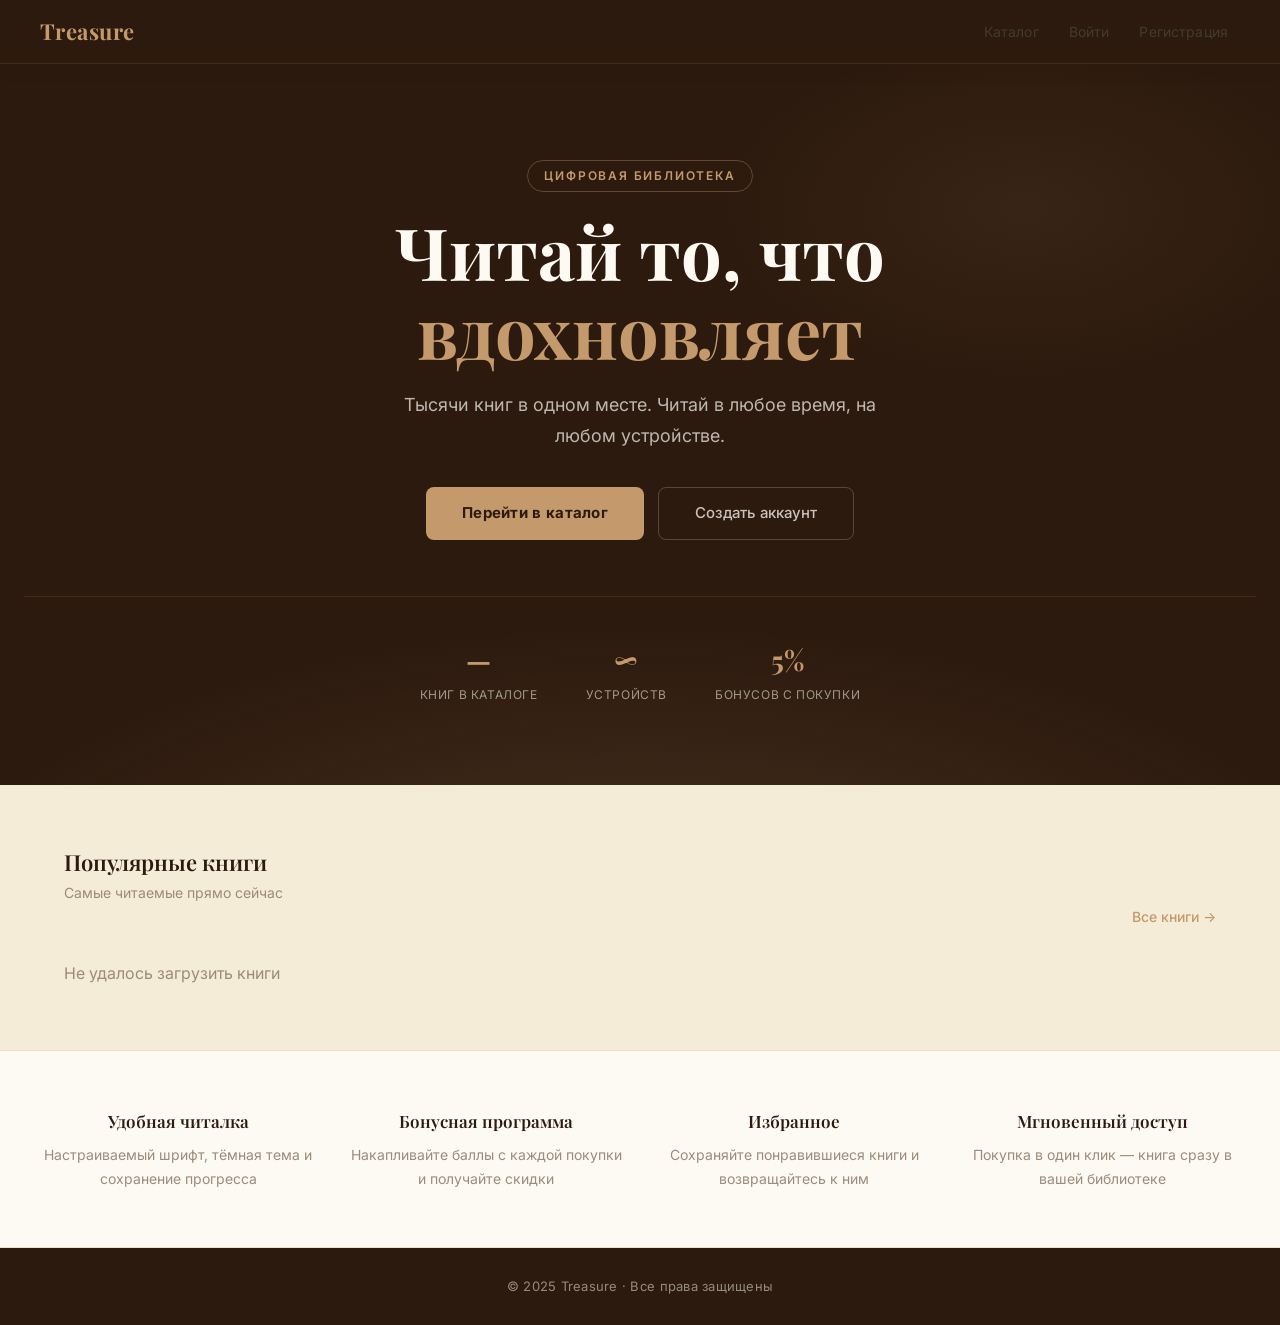
<file: public/index.html>
<!DOCTYPE html>
<html lang="ru">
<head>
  <meta charset="UTF-8">
  <meta name="viewport" content="width=device-width, initial-scale=1.0">
  <title>Treasure — читай книги</title>
  <link rel="stylesheet" href="css/style.css">
  <style>
    /* ── Hero ── */
    .hero {
      background: var(--espresso);
      color: var(--milk);
      padding: 96px 24px 80px;
      text-align: center;
      position: relative;
      overflow: hidden;
    }
    /* тонкая текстура поверх фона */
    .hero::before {
      content: '';
      position: absolute;
      inset: 0;
      background:
        radial-gradient(ellipse 80% 60% at 50% 120%, rgba(196,154,108,0.18) 0%, transparent 70%),
        radial-gradient(ellipse 40% 40% at 80% 20%,  rgba(196,154,108,0.08) 0%, transparent 60%);
      pointer-events: none;
    }
    .hero__eyebrow {
      display: inline-block;
      font-size: 12px;
      font-weight: 600;
      letter-spacing: 0.15em;
      text-transform: uppercase;
      color: var(--latte);
      margin-bottom: 20px;
      padding: 5px 16px;
      border: 1px solid rgba(196,154,108,0.35);
      border-radius: 20px;
    }
    .hero h1 {
      font-family: 'Playfair Display', serif;
      font-size: clamp(42px, 7vw, 72px);
      font-weight: 700;
      line-height: 1.1;
      margin-bottom: 20px;
      color: var(--milk);
      position: relative;
    }
    .hero h1 span { color: var(--latte); }
    .hero p {
      font-size: 18px;
      opacity: 0.7;
      max-width: 480px;
      margin: 0 auto 36px;
      line-height: 1.7;
      position: relative;
    }
    .hero__actions {
      display: flex;
      gap: 14px;
      justify-content: center;
      flex-wrap: wrap;
      position: relative;
    }
    .hero__btn-main {
      background: var(--latte);
      color: var(--espresso);
      padding: 14px 36px;
      border-radius: var(--radius-sm);
      font-weight: 700;
      font-size: 15px;
      letter-spacing: 0.02em;
      transition: all 0.2s;
      font-family: 'Inter', sans-serif;
      display: inline-block;
    }
    .hero__btn-main:hover {
      background: #d4aa7c;
      color: var(--espresso);
      transform: translateY(-2px);
      box-shadow: 0 8px 20px rgba(196,154,108,0.35);
    }
    .hero__btn-sec {
      background: transparent;
      color: rgba(253,250,244,0.75);
      padding: 13px 36px;
      border-radius: var(--radius-sm);
      font-weight: 500;
      font-size: 15px;
      border: 1.5px solid rgba(253,250,244,0.2);
      transition: all 0.2s;
      font-family: 'Inter', sans-serif;
      display: inline-block;
    }
    .hero__btn-sec:hover {
      border-color: rgba(196,154,108,0.5);
      color: var(--latte);
    }

    /* ── Полоска с цифрами ── */
    .hero__stats {
      display: flex;
      justify-content: center;
      gap: 48px;
      margin-top: 56px;
      padding-top: 40px;
      border-top: 1px solid rgba(196,154,108,0.15);
      flex-wrap: wrap;
      position: relative;
    }
    .hero__stat-val   { font-size: 28px; font-weight: 700; color: var(--latte); font-family: 'Playfair Display', serif; }
    .hero__stat-label { font-size: 12px; opacity: 0.55; letter-spacing: 0.05em; text-transform: uppercase; margin-top: 2px; }

    /* ── Секция популярных ── */
    .popular {
      padding: 64px 24px;
      max-width: 1200px;
      margin: 0 auto;
    }
    .popular__header {
      display: flex;
      justify-content: space-between;
      align-items: flex-end;
      margin-bottom: 32px;
      flex-wrap: wrap;
      gap: 12px;
    }

    /* ── Баннер преимуществ ── */
    .features {
      background: var(--milk);
      border-top: 1px solid var(--foam);
      border-bottom: 1px solid var(--foam);
      padding: 56px 24px;
    }
    .features__inner {
      max-width: 1200px;
      margin: 0 auto;
      display: grid;
      grid-template-columns: repeat(auto-fit, minmax(220px, 1fr));
      gap: 32px;
    }
    .feature-item { text-align: center; }
    .feature-item__icon {
      font-size: 36px;
      margin-bottom: 14px;
      display: block;
    }
    .feature-item__title {
      font-family: 'Playfair Display', serif;
      font-size: 17px;
      font-weight: 600;
      margin-bottom: 8px;
      color: var(--espresso);
    }
    .feature-item__text {
      font-size: 14px;
      color: var(--warm-gray);
      line-height: 1.7;
    }

    /* ── Footer ── */
    .footer {
      background: var(--espresso);
      color: rgba(253,250,244,0.5);
      text-align: center;
      padding: 28px 24px;
      font-size: 13px;
      letter-spacing: 0.02em;
    }
    .footer a { color: var(--latte); }
  </style>
</head>
<body>

  <!-- Hero -->
  <section class="hero">
    <div class="hero__eyebrow">Цифровая библиотека</div>
    <h1>Читай то, что<br><span>вдохновляет</span></h1>
    <p>Тысячи книг в одном месте. Читай в любое время, на любом устройстве.</p>
    <div class="hero__actions">
      <a href="catalog.html" class="hero__btn-main">Перейти в каталог</a>
      <a href="register.html" class="hero__btn-sec">Создать аккаунт</a>
    </div>
    <div class="hero__stats">
      <div>
        <div class="hero__stat-val" id="stat-books">—</div>
        <div class="hero__stat-label">книг в каталоге</div>
      </div>
      <div>
        <div class="hero__stat-val">∞</div>
        <div class="hero__stat-label">устройств</div>
      </div>
      <div>
        <div class="hero__stat-val">5%</div>
        <div class="hero__stat-label">бонусов с покупки</div>
      </div>
    </div>
  </section>

  <!-- Популярные книги -->
  <section class="popular">
    <div class="popular__header">
      <div>
        <h2 class="section-title">Популярные книги</h2>
        <p class="section-sub">Самые читаемые прямо сейчас</p>
      </div>
      <a href="catalog.html" style="color:var(--latte); font-size:14px; font-weight:500">
        Все книги →
      </a>
    </div>
    <div class="books-grid" id="popular-books">
      <!-- скелетон пока грузятся данные -->
      ${Array(8).fill(`
        <div style="background:var(--foam); border-radius:var(--radius); height:320px; animation:pulse 1.5s ease-in-out infinite"></div>
      `).join('')}
    </div>
  </section>

  <!-- Преимущества -->
  <section class="features">
    <div class="features__inner">
      <div class="feature-item">
        <div class="feature-item__title">Удобная читалка</div>
        <p class="feature-item__text">Настраиваемый шрифт, тёмная тема и сохранение прогресса</p>
      </div>
      <div class="feature-item">
        <div class="feature-item__title">Бонусная программа</div>
        <p class="feature-item__text">Накапливайте баллы с каждой покупки и получайте скидки</p>
      </div>
      <div class="feature-item">
        <div class="feature-item__title">Избранное</div>
        <p class="feature-item__text">Сохраняйте понравившиеся книги и возвращайтесь к ним</p>
      </div>
      <div class="feature-item">
        <div class="feature-item__title">Мгновенный доступ</div>
        <p class="feature-item__text">Покупка в один клик — книга сразу в вашей библиотеке</p>
      </div>
    </div>
  </section>

  <!-- Footer -->
  <footer class="footer">
    © 2025 Treasure · Все права защищены
  </footer>

  <style>
    @keyframes pulse {
      0%, 100% { opacity: 1; }
      50%       { opacity: 0.5; }
    }
  </style>

  <script src="js/api.js"></script>
  <script src="js/auth.js"></script>
  <script src="js/navbar.js"></script>
  <script>
    document.addEventListener('DOMContentLoaded', async () => {
      try {
        const books  = await api.get('/books');
        const popular = books.slice(0, 8);

        document.getElementById('stat-books').textContent = books.length;

        document.getElementById('popular-books').innerHTML = popular.map(book => `
          <div class="book-card" onclick="location.href='book.html?id=${book.id}'">
            <img
              class="book-card__cover"
              src="${book.cover_url || 'img/placeholder.png'}"
              alt="${book.title}"
onerror="this.onerror=null; this.src='https://via.placeholder.com/200x300?text=No+Cover'"            />
            <div class="book-card__body">
              ${book.genre_name
                ? `<span class="book-card__genre">${book.genre_name}</span>`
                : ''}
              <div class="book-card__title">${book.title}</div>
              <div class="book-card__author">${book.author}</div>
              <div class="book-card__price">
                ${book.price > 0 ? book.price + ' ₽' : 'Бесплатно'}
              </div>
            </div>
          </div>
        `).join('');
      } catch (e) {
        document.getElementById('popular-books').innerHTML =
          '<p style="color:var(--warm-gray); grid-column:1/-1">Не удалось загрузить книги</p>';
      }
    });
  </script>
</body>
</html>
</file>
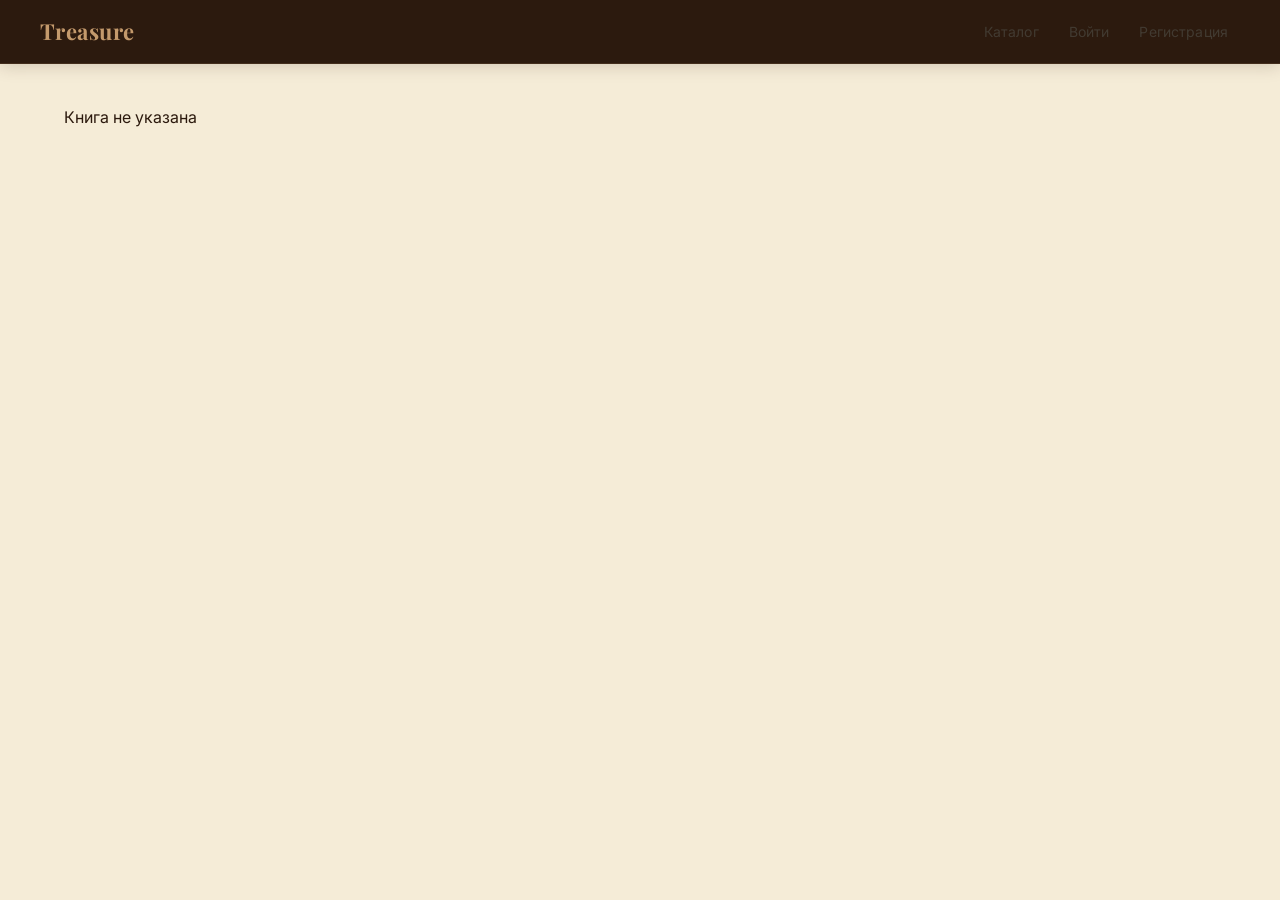
<file: public/book.html>
<!DOCTYPE html>
<html lang="ru">
<head>
  <meta charset="UTF-8">
  <meta name="viewport" content="width=device-width, initial-scale=1.0">
  <title>Книга — Treasure</title>
  <link rel="stylesheet" href="css/style.css">
</head>
<body>
  <div class="container" id="content">
    <p>Загрузка...</p>
  </div>

  <script src="js/api.js"></script>
  <script src="js/auth.js"></script>
  <script src="js/navbar.js"></script>
  <script src="js/cart.js"></script>
  <script>
    // Читаем id книги из URL: book.html?id=5
    const params = new URLSearchParams(window.location.search);
    const bookId = params.get('id'); // '5'
    let user;
    document.addEventListener('DOMContentLoaded', async () => {
          user = getUser();

      if (!bookId) {
        document.getElementById('content').innerHTML = '<p>Книга не указана</p>';
        return;
      }
      try {
        // Загружаем книгу
        const book = await api.get(`/books/${bookId}`);
        // Проверяем куплена ли (только если залогинен)
        let purchased = false;
        if (user) {
          try {
            const purchases = await api.get('/purchases');
            purchased = purchases.some(p => p.book_id === book.id);
          } catch (e) {}
        }
        // Рендерим страницу книги
        document.getElementById('content').innerHTML = `
          <div class="book-page">
            <img
              class="book-page__cover"
              src="${book.cover_url || 'img/placeholder.png'}"
              alt="${book.title}"
onerror="this.onerror=null; this.src='https://via.placeholder.com/200x300?text=No+Cover'"            />
            <div class="book-page__info">
              <h1 class="book-page__title">${book.title}</h1>
              <p class="book-page__author">Автор: ${book.author}</p>
              ${book.genre_name
                ? `<span class="book-card__genre">${book.genre_name}</span>`
                : ''}
              ${book.avg_rating
                ? `<p style="margin-top:12px">⭐ ${book.avg_rating} (${book.reviews_count} отзывов)</p>`
                : '<p style="margin-top:12px;color:var(--gray)">Отзывов пока нет</p>'}
              <p class="book-page__price">
                ${book.price > 0 ? book.price + ' ₽' : 'Бесплатно'}
              </p>
              <div class="book-page__actions" id="actions"></div>
              <div id="msg"></div>
            </div>
          </div>
          <div style="border-top:1px solid #eee; padding-top:24px;">
            <h3>Описание</h3>
            <p style="margin-top:12px; line-height:1.8">${book.description || '—'}</p>
          </div>

          <div style="border-top:1px solid #eee; padding-top:24px; margin-top:32px;">
            <h3>Отзывы</h3>
            <div id="reviews-list" style="margin-top:16px;">
              <p style="color:var(--gray)">Загрузка...</p>
            </div>
            <div id="review-form" style="display:none; margin-top:24px; padding-top:16px; border-top:1px solid #eee;">
              <h4 style="margin-bottom:12px;">Оставить отзыв</h4>
              <select id="review-rating" style="width:100%; padding:8px; margin-bottom:12px; border:1px solid #ddd; border-radius:8px;">
                <option value="5">⭐⭐⭐⭐⭐ Отлично</option>
                <option value="4">⭐⭐⭐⭐ Хорошо</option>
                <option value="3">⭐⭐⭐ Нормально</option>
                <option value="2">⭐⭐ Плохо</option>
                <option value="1">⭐ Ужасно</option>
              </select>
              <textarea id="review-text" placeholder="Напишите ваш отзыв..."
                style="width:100%; padding:12px; min-height:100px; border:1px solid #ddd; border-radius:8px; resize:vertical; margin-bottom:12px; font-family:inherit;"></textarea>
              <button class="btn btn-primary" id="btn-review">Отправить отзыв</button>
              <div id="review-msg" style="margin-top:12px;"></div>
            </div>
          </div>

        `;
        renderActions(book, purchased);
        await loadReviews(bookId);
        if (user) {
          document.getElementById('review-form').style.display = 'block';
          document.getElementById('btn-review').addEventListener('click', () => submitReview(bookId));
        }
      } catch (e) {
        document.getElementById('content').innerHTML =
          `<p style="color:red">${e.message}</p>`;
      }
    });
    // Рендерим кнопки в зависимости от статуса
    function renderActions(book, purchased) {
      const actions = document.getElementById('actions');
      if (purchased) {
        // книга куплена — кнопка читать
        actions.innerHTML = `
          <a href="reader.html?id=${book.id}" class="btn btn-gold">📖 Читать</a>
        `;
      } else if (user) {
        // залогинен но не куплено — кнопки купить и в корзину
        actions.innerHTML = `
          <button class="btn btn-primary" id="btn-buy">
            Купить за ${book.price} ₽
          </button>
          <button class="btn btn-outline" id="btn-cart">
            🛒 В корзину
          </button>
          <button class="btn btn-outline" id="btn-like">
            🤍 В избранное
          </button>
        `;
        document.getElementById('btn-buy').addEventListener('click', () => buyBook(book));
        document.getElementById('btn-cart').addEventListener('click', () => addToCart(book));
        document.getElementById('btn-like').addEventListener('click', () => toggleLike(book.id));
      } else {
        // не залогинен — превью и кнопка входа
        actions.innerHTML = `
          <p style="color:var(--gray); font-style:italic; margin-bottom:12px;">
            👁 Доступно превью — первые 3 страницы
          </p>
          <a href="login.html" class="btn btn-primary">Войти для покупки</a>
        `;
      }
    }
    async function buyBook(book) {
      const btn = document.getElementById('btn-buy');
      btn.disabled = true;
      btn.textContent = 'Покупаем...';
      const msg = document.getElementById('msg');
      try {
        const res = await api.post('/purchases', { book_id: book.id });
        // Обновляем бонусы в localStorage
        const userData = getUser();
        userData.bonus_points = res.new_balance;
        userData.level = res.level;
        saveUser(userData);
        msg.innerHTML = `
          <div class="alert alert-success">
            ✅ Куплено! Начислено ${res.bonus_earned} бонусов.
            Ваш баланс: ${res.new_balance} бонусов.
          </div>
        `;
        // Обновляем кнопки — показываем "Читать"
        document.getElementById('actions').innerHTML = `
          <a href="reader.html?id=${book.id}" class="btn btn-gold">📖 Читать</a>
        `;
      } catch (e) {
        msg.innerHTML = `<div class="alert alert-error">${e.message}</div>`;
        btn.disabled    = false;
        btn.textContent = `Купить за ${book.price} ₽`;
      }
    }
    async function toggleLike(bookId) {
      try {
        const res = await api.post(`/likes/${bookId}`);
        const btn = document.getElementById('btn-like');
        // сервер говорит новое состояние
        btn.textContent = res.liked ? '❤️ В избранном' : '🤍 В избранное';
      } catch (e) {
        alert(e.message);
      }
    }
    async function loadReviews(bookId) {
  try {
    const reviews = await api.get(`/reviews?book_id=${bookId}`);
    const list = document.getElementById('reviews-list');
    if (!reviews.length) {
      list.innerHTML = '<p style="color:var(--gray)">Отзывов пока нет.</p>';
      return;
    }
    list.innerHTML = reviews.map(r => `
      <div style="border:1px solid #eee; border-radius:8px; padding:16px; margin-top:12px;">
        <div style="display:flex; justify-content:space-between; align-items:center;">
          <strong>${r.user_name}</strong>
          <span style="color:var(--gold)">${'⭐'.repeat(r.rating)}</span>
        </div>
        <p style="margin-top:8px; line-height:1.6">${r.text}</p>
        <small style="color:var(--gray)">${new Date(r.created_at).toLocaleDateString('ru-RU')}</small>
      </div>
    `).join('');
  } catch(e) {
    document.getElementById('reviews-list').innerHTML =
      `<p style="color:red">${e.message}</p>;`
  }
}

async function submitReview(bookId) {
  const rating = +document.getElementById('review-rating').value;
  const text   = document.getElementById('review-text').value.trim();
  const msg    = document.getElementById('review-msg');
  if (!text) {
    msg.innerHTML = '<div class="alert alert-error">Напишите текст отзыва</div>';
    return;
  }
  try {
    await api.post('/reviews', { book_id: +bookId, rating, text });
    document.getElementById('review-text').value = '';
    msg.innerHTML = '<div class="alert alert-success">Отзыв добавлен!</div>';
    await loadReviews(bookId);
  } catch(e) {
    msg.innerHTML = `<div class="alert alert-error">${e.message}</div>;`
  }
}
  </script>
</body>
</html>
</file>
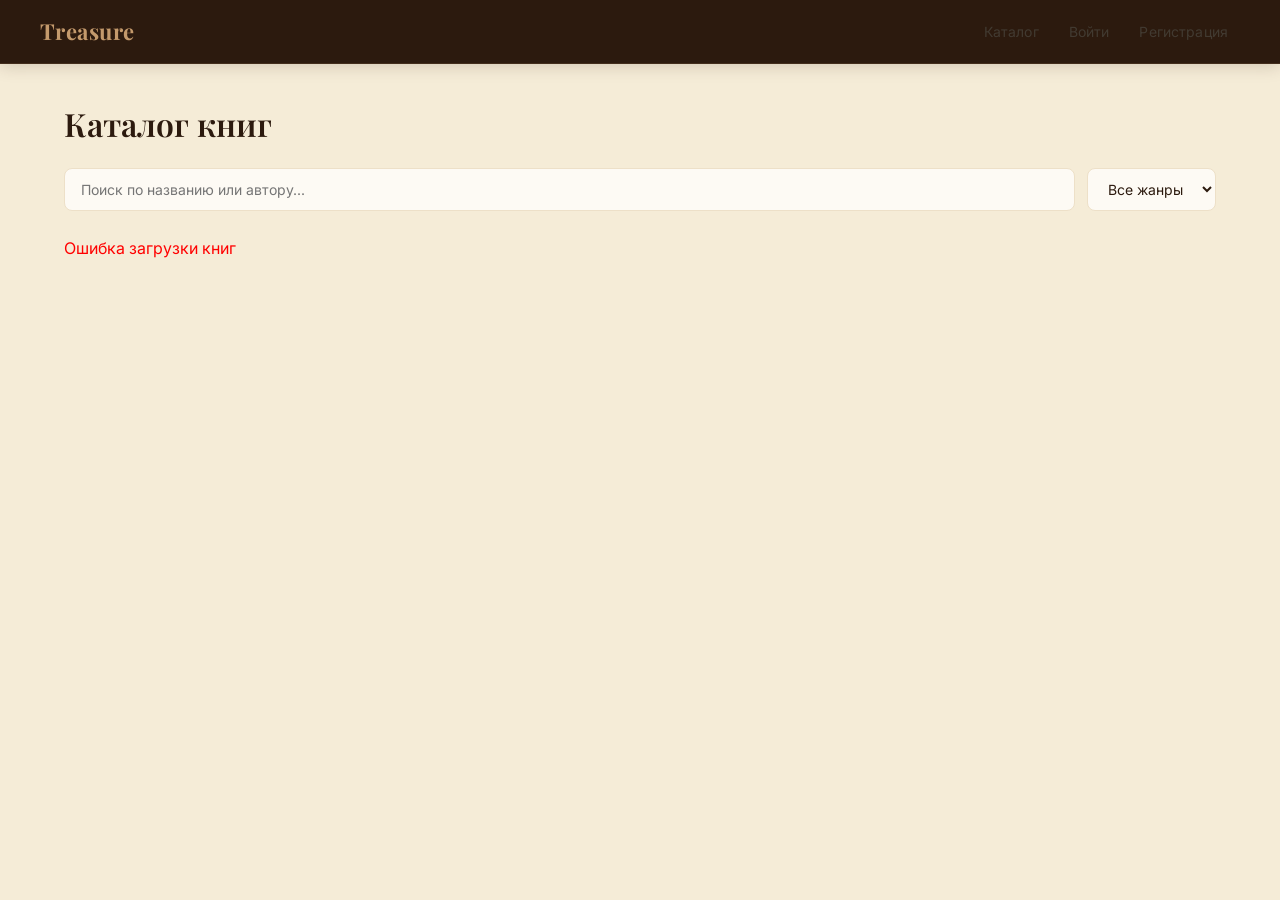
<file: public/catalog.html>
<!DOCTYPE html>
<html lang="ru">
<head>
  <meta charset="UTF-8">
  <meta name="viewport" content="width=device-width, initial-scale=1.0">
  <title>Каталог — Treasure</title>
  <link rel="stylesheet" href="css/style.css">
</head>
<body>
  <div class="container">
    <h1 style="margin-bottom:24px">Каталог книг</h1>
    <!-- Фильтры -->
    <div class="filters">
      <input
        type="text"
        id="search"
        placeholder="Поиск по названию или автору..."
      />
      <select id="genre-filter">
        <option value="">Все жанры</option>
        <!-- жанры вставятся через JS -->
      </select>
    </div>
    <!-- Счётчик и сетка -->
    <p id="count" style="color:var(--gray); margin-bottom:8px;"></p>
    <div class="books-grid" id="books-grid"></div>
    <p id="empty" style="display:none; text-align:center; color:var(--gray); margin-top:40px;">
      Книги не найдены. Попробуйте другой запрос.
    </p>
  </div>
  <script src="js/api.js"></script>
  <script src="js/auth.js"></script>
  <script src="js/navbar.js"></script>
  <script>
    let allBooks = []; // все книги — храним чтобы фильтровать без повторных запросов
    // Рендерим карточки книг
    function renderBooks(books) {
      const grid  = document.getElementById('books-grid');
      const empty = document.getElementById('empty');
      const count = document.getElementById('count');
      count.textContent = `Найдено: ${books.length} книг`;
      if (books.length === 0) {
        grid.innerHTML    = '';
        empty.style.display = 'block';
        return;
      }
      empty.style.display = 'none';
      grid.innerHTML = books.map(book => `
        <div class="book-card" onclick="location.href='book.html?id=${book.id}'">
          <img
            class="book-card__cover"
            src="${book.cover_url || 'img/placeholder.png'}"
            alt="${book.title}"
onerror="this.onerror=null; this.src='https://via.placeholder.com/200x300?text=No+Cover'"          />
          <div class="book-card__body">
            ${book.genre_name
              ? `<span class="book-card__genre">${book.genre_name}</span>`
              : ''}
            <div class="book-card__title">${book.title}</div>
            <div class="book-card__author">${book.author}</div>
            <div class="book-card__price">
              ${book.price > 0 ? book.price + ' ₽' : 'Бесплатно'}
            </div>
          </div>
        </div>
      `).join('');
    }

    // Фильтруем локально — без запросов к серверу
    function applyFilters() {
      const search = document.getElementById('search').value.toLowerCase().trim();
      const genre  = document.getElementById('genre-filter').value;

      const filtered = allBooks.filter(book => {
        const matchSearch =
          book.title.toLowerCase().includes(search) ||
          book.author.toLowerCase().includes(search);
        const matchGenre = genre ? book.genre_slug === genre : true;
        return matchSearch && matchGenre;
      });
      renderBooks(filtered);
    }
    // Загружаем книги и жанры параллельно
    document.addEventListener('DOMContentLoaded', async () => {
      try {
        const [books, genres] = await Promise.all([
          api.get('/books'),
          api.get('/genres'),
        ]);
        // Promise.all — ждём оба запроса, потом обрабатываем
        allBooks = books;
        renderBooks(books);
        // Наполняем select жанрами
        const select = document.getElementById('genre-filter');
        genres.forEach(g => {
          const opt = document.createElement('option');
          opt.value       = g.slug;
          opt.textContent = g.name;
          select.appendChild(opt);
        });
      } catch (e) {
        document.getElementById('books-grid').innerHTML =
          '<p style="color:red">Ошибка загрузки книг</p>';
      }
    });
    // Вешаем фильтры на события
    document.getElementById('search').addEventListener('input', applyFilters);
    // input — срабатывает при каждом нажатии клавиши
    document.getElementById('genre-filter').addEventListener('change', applyFilters);
    // change — срабатывает при выборе жанра
  </script>
</body>
</html>
</file>
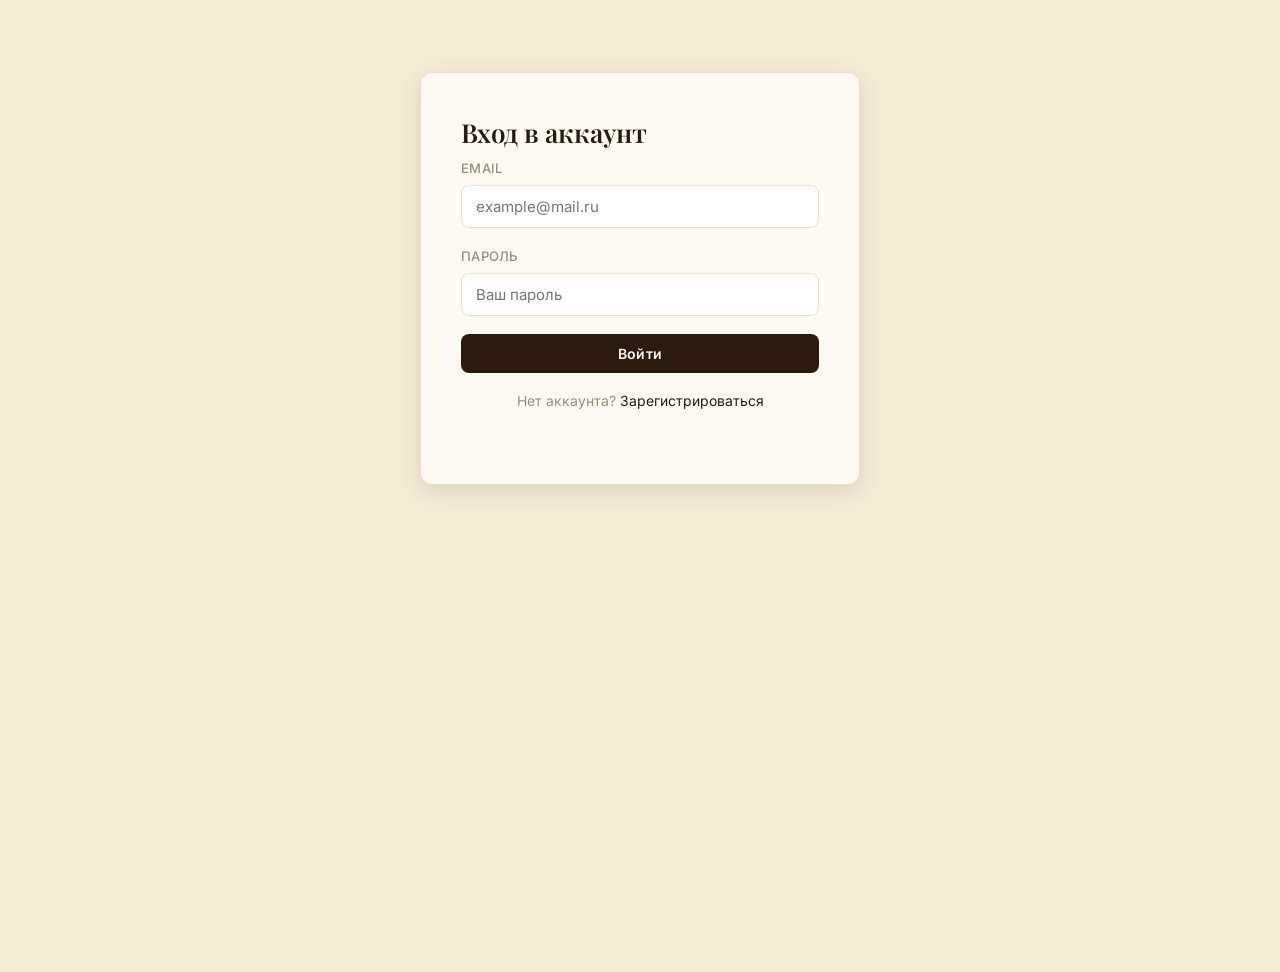
<file: public/login.html>
<!DOCTYPE html>
<html lang="ru">
<head>
  <meta charset="UTF-8">
  <meta name="viewport" content="width=device-width, initial-scale=1.0">
  <title>Вход — Treasure</title>
  <link rel="stylesheet" href="css/style.css">
</head>
<body>
  <div class="form-page">
    <h2>Вход в аккаунт</h2>
    <!-- Блок ошибки — скрыт по умолчанию -->
    <div class="alert alert-error" id="error" style="display:none;"></div>
    <div class="form-group">
      <label for="email">Email</label>
      <input type="email" id="email" placeholder="example@mail.ru" required>
    </div>
    <div class="form-group">
      <label for="password">Пароль</label>
      <input type="password" id="password" placeholder="Ваш пароль" required>
    </div>
    <button class="btn btn-primary" style="width:100%" id="btn-login">
      Войти
    </button>
    <p style="margin-top:16px; text-align:center">
      Нет аккаунта? <a href="register.html">Зарегистрироваться</a>
    </p>
  </div>
  <script src="js/api.js"></script>
  <script src="js/auth.js"></script>
  <script>
    // Если уже залогинен — перенаправляем на главную
    if (isLoggedIn()) window.location.href = 'index.html';
    const btn      = document.getElementById('btn-login');
    const errorDiv = document.getElementById('error');
    function showError(msg) {
      errorDiv.textContent = msg;  // текст ошибки
      errorDiv.style.display = 'block'; // показываем блок
    }
    btn.addEventListener('click', async () => {
      const email    = document.getElementById('email').value.trim();
      const password = document.getElementById('password').value.trim();
      // простая клиентская проверка до запроса
      if (!email || !password) {
        showError('Заполните все поля');
        return;
      }
      btn.disabled    = true;       // блокируем кнопку чтобы не кликнули дважды
      btn.textContent = 'Входим...';
      try {
        const res = await api.post('/login', { email, password });
        saveUser(res.user);               // сохраняем юзера в localStorage
        window.location.href = 'index.html'; // на главную
      } catch (e) {
        showError(e.message);             // показываем ошибку от API
        btn.disabled    = false;
        btn.textContent = 'Войти';
      }
    });
    // Отправка по нажатию Enter
    document.addEventListener('keydown', e => {
      if (e.key === 'Enter') btn.click();
    });
  </script>
</body>
</html>
</file>
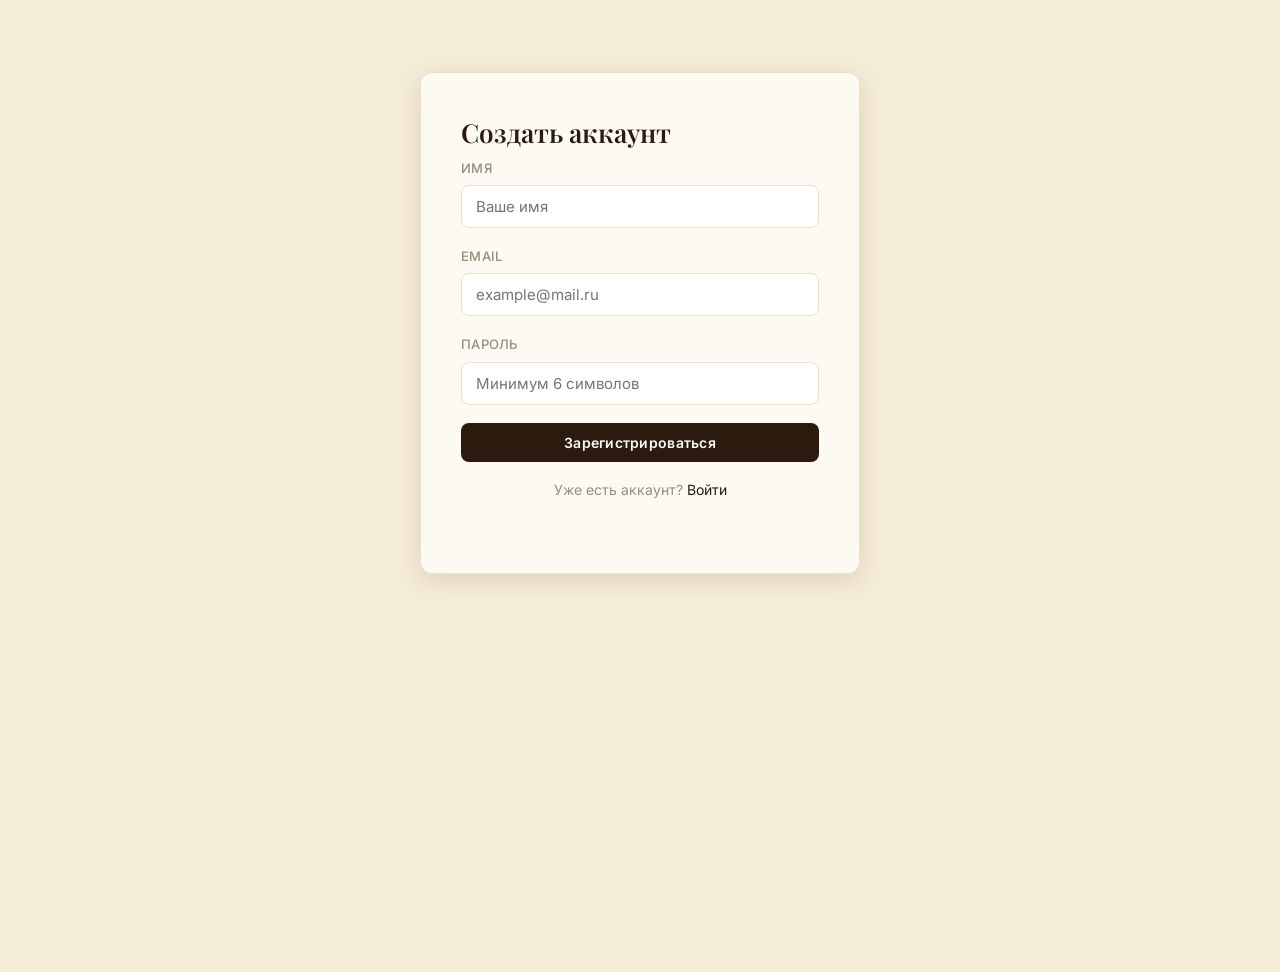
<file: public/register.html>
<!DOCTYPE html>
<html lang="ru">
<head>
  <meta charset="UTF-8">
  <meta name="viewport" content="width=device-width, initial-scale=1.0">
  <title>Регистрация — Treasure</title>
  <link rel="stylesheet" href="css/style.css">
</head>
<body>
  <div class="form-page">
    <h2>Создать аккаунт</h2>
    <div class="alert alert-error"   id="error"   style="display:none;"></div>
    <div class="alert alert-success" id="success" style="display:none;"></div>
    <div class="form-group">
      <label for="name">Имя</label>
      <input type="text" id="name" placeholder="Ваше имя" required>
    </div>
    <div class="form-group">
      <label for="email">Email</label>
      <input type="email" id="email" placeholder="example@mail.ru" required>
    </div>
    <div class="form-group">
      <label for="password">Пароль</label>
      <input type="password" id="password" placeholder="Минимум 6 символов" required>
    </div>
    <button class="btn btn-primary" style="width:100%" id="btn-register">
      Зарегистрироваться
    </button>
    <p style="margin-top:16px; text-align:center">
      Уже есть аккаунт? <a href="login.html">Войти</a>
    </p>
  </div>
  <script src="js/api.js"></script>
  <script src="js/auth.js"></script>
  <script>
    if (isLoggedIn()) window.location.href = 'index.html';
    const btn        = document.getElementById('btn-register');
    const errorDiv   = document.getElementById('error');
    const successDiv = document.getElementById('success');
    function showError(msg) {
      errorDiv.textContent  = msg;
      errorDiv.style.display   = 'block';
      successDiv.style.display = 'none';
    }
    btn.addEventListener('click', async () => {
      const name     = document.getElementById('name').value.trim();
      const email    = document.getElementById('email').value.trim();
      const password = document.getElementById('password').value.trim();
      if (!name || !email || !password) {
        showError('Заполните все поля');
        return;
      }

      if (password.length < 6) {
        showError('Пароль минимум 6 символов');
        return;
      }
      btn.disabled    = true;
      btn.textContent = 'Регистрируем...';
      try {
        const res = await api.post('/register', { name, email, password });
        saveUser(res.user);
        window.location.href = 'catalog.html';
      } catch (e) {
        showError(e.message);
        btn.disabled    = false;
        btn.textContent = 'Зарегистрироваться';
      }
    });
  </script>
</body>
</html>
</file>
<file: public/css/style.css>
/* Подключаем шрифты из Google Fonts */
@import url('https://fonts.googleapis.com/css2?family=Playfair+Display:wght@400;600;700&family=Inter:wght@300;400;500;600&display=swap');

/* ────────────────────────────────────────────────────── */
/* СБРОС СТИЛЕЙ */
/* ────────────────────────────────────────────────────── */

/* Удаляем默ные margin и padding у всех элементов */
* {
  margin: 0; /* Убираем отступ сверху/слева */
  padding: 0; /* Убираем внутренние отступы */
  box-sizing: border-box; /* Считаем border и padding в ширину/высоту */
}

/* ────────────────────────────────────────────────────── */
/* ОПРЕДЕЛЕНИЕ ЦВЕТОВОЙ ПАЛИТРЫ (капучино) */
/* ────────────────────────────────────────────────────── */

:root {
  /* Тёмно-коричневый цвет — используется для текста и navbar фона */
  --espresso:   #2C1A0E;
  
  /* Средне-коричневый цвет — для hover эффектов и акцентов */
  --mocha:      #5C3D2E;
  
  /* Золотисто-бежевый цвет — для кнопок, бейджей и акцентов */
  --latte:      #C49A6C;
  
  /* Кремовый цвет — основной фон страницы */
  --cream:      #F5ECD7;
  
  /* Молочный цвет — фон для карточек и контейнеров */
  --milk:       #FDFAF4;
  
  /* Пенка — цвет для границ, делителей и фонов вспомогательных элементов */
  --foam:       #EDE0C8;
  
  /* Тёплый серый — цвет для второстепенного текста (автор, описание) */
  --warm-gray:  #9C8B7A;
  
  /* Белый цвет — чистый белый для контраста */
  --white:      #FFFFFF;
  
  /* Красный цвет для опасных действий (удаление, ошибки) */
  --danger:     #C0392B;
  
  /* Зелёный цвет для успешных операций */
  --success:    #2E7D5E;
  
  /* Стандартный радиус скругления углов */
  --radius:     12px;
  
  /* Маленький радиус скругления для мелких элементов */
  --radius-sm:  8px;
  
  /* Лёгкая тень для слабого эффекта поднятия */
  --shadow:     0 2px 12px rgba(44, 26, 14, 0.08);
  
  /* Средняя тень для среднего эффекта поднятия */
  --shadow-md:  0 6px 24px rgba(44, 26, 14, 0.12);
  
  /* Тяжёлая тень для сильного эффекта поднятия */
  --shadow-lg:  0 12px 40px rgba(44, 26, 14, 0.16);
}

/* ────────────────────────────────────────────────────── */
/* БАЗОВЫЕ СТИЛИ СТРАНИЦЫ */
/* ────────────────────────────────────────────────────── */

/* Стили для основного элемента body */
body {
  font-family: 'Inter', sans-serif; /* Шрифт Inter для основного текста */
  background: var(--cream); /* Кремовый фон по умолчанию */
  color: var(--espresso); /* Тёмно-коричневый цвет текста */
  min-height: 100vh; /* Минимальная высота — на весь экран */
  line-height: 1.65; /* Высота строки для лучшей читаемости */
  -webkit-font-smoothing: antialiased; /* Сглаживание шрифтов в WebKit браузерах */
}

/* Тёмная тема для body */
body.dark {
  background: #1a1008; /* Тёмный коричневый фон */
  color: #e8d5b8; /* Светлый бежевый текст */
}

/* Тёмная тема для navbar */
body.dark .navbar {
  background: #120a04; /* Очень тёмный фон navbar */
  border-bottom-color: #3a2515; /* Более контрастная нижняя граница */
}

/* Стили для всех заголовков */
h1, h2, h3, h4 {
  font-family: 'Playfair Display', serif; /* Элегантный serif шрифт для заголовков */
  font-weight: 600; /* Средне-жирный вес */
  line-height: 1.25; /* Плотная высота строки для заголовков */
}

/* Стили для ссылок */
a {
  color: var(--espresso); /* Тёмно-коричневый цвет ссылок */
  text-decoration: none; /* Убираем подчёркивание */
  transition: color 0.2s; /* Плавный переход цвета при наведении */
}

/* Цвет ссылок при наведении */
a:hover {
  color: var(--latte); /* Золотистый цвет при hover */
}

/* Стили для изображений */
img {
  max-width: 100%; /* Не выходят за границы контейнера */
}

/* ────────────────────────────────────────────────────── */
/* НАВИГАЦИОННАЯ ПАНЕЛЬ (NAVBAR) */
/* ────────────────────────────────────────────────────── */

/* Стили контейнера navbar */
.navbar {
  display: flex; /* Используем flexbox для выравнивания */
  justify-content: space-between; /* Логотип слева, ссылки справа */
  align-items: center; /* Вертикальное выравнивание по центру */
  padding: 0 40px; /* Боковые отступы */
  height: 64px; /* Высота navbar */
  background: var(--espresso); /* Тёмно-коричневый фон */
  position: sticky; /* Остаётся на месте при скролле */
  top: 0; /* Прилипает к верху */
  z-index: 100; /* Высокий z-index, чтобы быть над другими элементами */
  box-shadow: 0 2px 16px rgba(44,26,14,0.18); /* Тень внизу navbar */
  border-bottom: 1px solid rgba(196,154,108,0.15); /* Тонкая золотистая граница */
}

/* Стили логотипа (первый элемент navbar) */
.navbar__logo {
  color: var(--latte); /* Золотистый цвет логотипа */
  font-family: 'Playfair Display', serif; /* Элегантный serif шрифт */
  font-weight: 700; /* Жирный вес */
  font-size: 22px; /* Размер текста логотипа */
  letter-spacing: 0.02em; /* Небольшое расстояние между буквами */
  display: flex; /* Используем flexbox */
  align-items: center; /* Выравниваем элементы по центру */
  gap: 10px; /* Расстояние между логотипом и иконкой (если есть) */
}

/* ИСПРАВЛЕНИЕ: видимость первой ссылки (Treasure) в navbar */
.navbar > a {
  color: var(--latte) !important; /* Золотистый цвет для видимости на тёмном фоне */
  font-family: 'Playfair Display', serif; /* Элегантный шрифт */
  font-weight: 700; /* Жирный вес */
  font-size: 22px; /* Размер текста */
  letter-spacing: 0.02em; /* Расстояние между буквами */
}

/* Hover эффект для первой ссылки */
.navbar > a:hover {
  color: #d4aa7c !important; /* Более светлый золотистый при hover */
  background: none !important; /* Без фона при hover */
}

/* Стили для изображения в логотипе */
.navbar__logo img {
  height: 36px; /* Высота иконки */
  width: auto; /* Автоматическая ширина для сохранения пропорций */
  object-fit: contain; /* Содержит изображение целиком */
  /* Режим смешивания для логотипа со светлым фоном */
  mix-blend-mode: lighten;
}

/* Контейнер для ссылок в navbar */
.navbar__links {
  display: flex; /* Flexbox для горизонтального расположения */
  gap: 6px; /* Маленький промежуток между элементами */
  align-items: center; /* Вертикальное выравнивание */
}

/* Стили для ссылок внутри navbar */
.navbar__links a {
  color: rgba(74, 69, 61, 0.75); /* Полупрозрачный коричневый цвет */
  font-size: 14px; /* Размер шрифта ссылок */
  font-weight: 400; /* Нормальный вес шрифта */
  padding: 6px 12px; /* Внутренние отступы */
  border-radius: var(--radius-sm); /* Скругление углов */
  transition: all 0.2s; /* Плавный переход при hover */
  letter-spacing: 0.01em; /* Маленькое расстояние между буквами */
}

/* Hover эффект для ссылок в navbar */
.navbar__links a:hover {
  color: var(--latte); /* Золотистый цвет */
  background: rgba(196,154,108,0.1); /* Полупрозрачный золотистый фон */
}

/* Стили для бонусов пользователя в navbar */
.navbar__bonus {
  color: var(--latte); /* Золотистый цвет текста */
  font-size: 13px; /* Маленький размер шрифта */
  font-weight: 500; /* Средний вес шрифта */
  padding: 5px 12px; /* Внутренние отступы */
  background: rgba(196,154,108,0.12); /* Полупрозрачный золотистый фон */
  border-radius: 20px; /* Скругление как у таблетки */
  border: 1px solid rgba(196,154,108,0.25); /* Золотистая граница */
}

/* Стили для ссылки админки */
.navbar__admin {
  background: var(--latte) !important; /* Золотистый фон */
  color: var(--espresso) !important; /* Тёмный текст для контраста */
  padding: 6px 14px !important; /* Внутренние отступы */
  border-radius: var(--radius-sm) !important; /* Скругление углов */
  font-weight: 600 !important; /* Жирный текст */
  font-size: 13px !important; /* Маленький размер */
  letter-spacing: 0.02em; /* Расстояние между буквами */
}

/* Hover эффект для ссылки админки */
.navbar__admin:hover {
  background: #d4aa7c !important; /* Более светлый золотистый фон */
  color: var(--espresso) !important; /* Остаётся тёмный текст */
}

/* Стили кнопки выхода в navbar */
.navbar__btn {
  background: transparent; /* Прозрачный фон */
  border: 1px solid rgba(196,154,108,0.4); /* Золотистая граница */
  color: rgba(253,250,244,0.75); /* Молочный полупрозрачный текст */
  padding: 6px 16px; /* Внутренние отступы */
  border-radius: var(--radius-sm); /* Скругление углов */
  cursor: pointer; /* Курсор-рука при наведении */
  font-size: 14px; /* Размер шрифта */
  font-family: 'Inter', sans-serif; /* Шрифт Inter */
  transition: all 0.2s; /* Плавный переход */
}

/* Hover эффект для кнопки выхода */
.navbar__btn:hover {
  background: var(--latte); /* Золотистый фон */
  border-color: var(--latte); /* Золотистая граница */
  color: var(--espresso); /* Тёмный текст */
}

/* ────────────────────────────────────────────────────── */
/* ОСНОВНОЙ КОНТЕЙНЕР */
/* ────────────────────────────────────────────────────── */

/* Контейнер для контента */
.container {
  max-width: 1200px; /* Максимальная ширина контента */
  margin: 0 auto; /* Центрируем на странице */
  padding: 40px 24px; /* Внутренние отступы */
}

/* ────────────────────────────────────────────────────── */
/* СЕТКА КНИГ */
/* ────────────────────────────────────────────────────── */

/* Сетка для отображения книг */
.books-grid {
  display: grid; /* Используем CSS Grid */
  grid-template-columns: repeat(auto-fill, minmax(185px, 1fr)); /* Колонки по 185px с автозаполнением */
  gap: 24px; /* Расстояние между элементами */
  margin-top: 24px; /* Отступ сверху */
}

/* ────────────────────────────────────────────────────── */
/* КАРТОЧКА КНИГИ */
/* ────────────────────────────────────────────────────── */

/* Контейнер карточки книги */
.book-card {
  background: var(--milk); /* Молочный фон */
  border-radius: var(--radius); /* Скругление углов */
  overflow: hidden; /* Скрываем содержимое за границами */
  box-shadow: var(--shadow); /* Лёгкая тень */
  transition: transform 0.25s ease, box-shadow 0.25s ease; /* Плавный переход при hover */
  cursor: pointer; /* Курсор-рука */
  border: 1px solid var(--foam); /* Пенка-граница */
}

/* Hover эффект для карточки */
.book-card:hover {
  transform: translateY(-6px); /* Поднимаем карточку на 6px */
  box-shadow: var(--shadow-lg); /* Усиливаем тень */
}

/* Обложка книги в карточке */
.book-card__cover {
  width: 100%; /* На всю ширину карточки */
  height: 240px; /* Высота обложки */
  object-fit: cover; /* Заполняет контейнер, обрезая при необходимости */
  display: block; /* Блочный элемент */
}

/* Тело карточки (текст и информация) */
.book-card__body {
  padding: 14px 14px 16px; /* Внутренние отступы */
}

/* Название книги в карточке */
.book-card__title {
  font-family: 'Playfair Display', serif; /* Элегантный serif шрифт */
  font-weight: 600; /* Жирный вес */
  font-size: 14px; /* Размер шрифта */
  line-height: 1.4; /* Высота строки */
  margin-bottom: 4px; /* Отступ снизу */
  display: -webkit-box; /* Используем webkit flexbox для обрезки текста */
  -webkit-line-clamp: 2; /* Показываем максимум 2 строки */
  -webkit-box-orient: vertical; /* Вертикальная ориентация */
  overflow: hidden; /* Скрываем переполнение */
  color: var(--espresso); /* Тёмно-коричневый цвет */
}

/* Автор книги в карточке */
.book-card__author {
  color: var(--warm-gray); /* Тёплый серый цвет */
  font-size: 12px; /* Маленький размер шрифта */
  margin-bottom: 10px; /* Отступ снизу */
  font-weight: 400; /* Нормальный вес */
}

/* Цена книги в карточке */
.book-card__price {
  font-weight: 600; /* Жирный вес */
  font-size: 15px; /* Размер шрифта */
  color: var(--mocha); /* Среднее-коричневый цвет */
}

/* Жанр книги в карточке */
.book-card__genre {
  display: inline-block; /* Элемент в строке */
  background: var(--foam); /* Пенка-фон */
  color: var(--mocha); /* Среднее-коричневый текст */
  padding: 3px 10px; /* Внутренние отступы */
  border-radius: 20px; /* Скругление как у таблетки */
  font-size: 11px; /* Маленький размер шрифта */
  font-weight: 500; /* Средний вес */
  margin-bottom: 8px; /* Отступ снизу */
  letter-spacing: 0.02em; /* Расстояние между буквами */
}

/* ────────────────────────────────────────────────────── */
/* ФИЛЬТРЫ */
/* ────────────────────────────────────────────────────── */

/* Контейнер для фильтров */
.filters {
  display: flex; /* Flexbox для расположения */
  gap: 12px; /* Расстояние между фильтрами */
  flex-wrap: wrap; /* Переносим элементы на новую строку */
  margin-bottom: 8px; /* Отступ снизу */
}

/* Стили для input и select в фильтрах */
.filters input,
.filters select {
  padding: 11px 16px; /* Внутренние отступы */
  border: 1.5px solid var(--foam); /* Пенка-граница */
  border-radius: var(--radius-sm); /* Скругление углов */
  font-size: 14px; /* Размер шрифта */
  font-family: 'Inter', sans-serif; /* Шрифт Inter */
  outline: none; /* Убираем outline */
  background: var(--milk); /* Молочный фон */
  color: var(--espresso); /* Тёмно-коричневый текст */
  transition: border-color 0.2s, box-shadow 0.2s; /* Плавные переходы */
}

/* Input занимает оставшееся место */
.filters input {
  flex: 1; /* Занимает доступное место */
  min-width: 200px; /* Минимальная ширина */
}

/* Focus состояние для input и select */
.filters input:focus,
.filters select:focus {
  border-color: var(--latte); /* Золотистая граница */
  box-shadow: 0 0 0 3px rgba(196,154,108,0.15); /* Полупрозрачное золотистое свечение */
}

/* ────────────────────────────────────────────────────── */
/* ФОРМЫ */
/* ────────────────────────────────────────────────────── */

/* Контейнер для формы страницы (логин, регистрация) */
.form-page {
  max-width: 440px; /* Максимальная ширина формы */
  margin: 72px auto; /* Центрируем и отступаем сверху */
  padding: 44px 40px; /* Внутренние отступы */
  background: var(--milk); /* Молочный фон */
  border-radius: var(--radius); /* Скругление углов */
  box-shadow: var(--shadow-md); /* Средняя тень */
  border: 1px solid var(--foam); /* Пенка-граница */
}

/* Заголовок h2 в форме */
.form-page h2 {
  margin-bottom: 8px; /* Отступ снизу */
  font-size: 26px; /* Размер заголовка */
  color: var(--espresso); /* Тёмно-коричневый цвет */
}

/* Параграф текста в форме */
.form-page p {
  color: var(--warm-gray); /* Тёплый серый цвет */
  margin-bottom: 28px; /* Отступ снизу */
  font-size: 14px; /* Размер шрифта */
}

/* Группа формы (label + input) */
.form-group {
  display: flex; /* Flexbox для расположения */
  flex-direction: column; /* Вертикальное расположение */
  gap: 6px; /* Маленький промежуток между элементами */
  margin-bottom: 18px; /* Отступ снизу */
}

/* Label в форме */
.form-group label {
  font-size: 13px; /* Маленький размер */
  color: var(--warm-gray); /* Тёплый серый цвет */
  font-weight: 500; /* Средний вес */
  letter-spacing: 0.02em; /* Расстояние между буквами */
  text-transform: uppercase; /* Заглавные буквы */
}

/* Input, select и textarea в форме */
.form-group input,
.form-group select,
.form-group textarea {
  padding: 11px 14px; /* Внутренние отступы */
  border: 1.5px solid var(--foam); /* Пенка-граница */
  border-radius: var(--radius-sm); /* Скругление углов */
  font-size: 15px; /* Размер шрифта */
  font-family: 'Inter', sans-serif; /* Шрифт Inter */
  outline: none; /* Убираем outline */
  background: var(--white); /* Белый фон */
  color: var(--espresso); /* Тёмно-коричневый текст */
  transition: border-color 0.2s, box-shadow 0.2s; /* Плавные переходы */
}

/* Focus состояние для input, select и textarea */
.form-group input:focus,
.form-group select:focus,
.form-group textarea:focus {
  border-color: var(--latte); /* Золотистая граница */
  box-shadow: 0 0 0 3px rgba(196,154,108,0.15); /* Полупрозрачное золотистое свечение */
}

/* ────────────────────────────────────────────────────── */
/* КНОПКИ */
/* ────────────────────────────────────────────────────── */

/* Базовые стили кнопки */
.btn {
  padding: 11px 26px; /* Внутренние отступы */
  border: none; /* Без границы */
  border-radius: var(--radius-sm); /* Скругление углов */
  cursor: pointer; /* Курсор-рука */
  font-size: 14px; /* Размер шрифта */
  font-weight: 600; /* Жирный вес */
  font-family: 'Inter', sans-serif; /* Шрифт Inter */
  transition: all 0.2s; /* Плавный переход */
  display: inline-block; /* Элемент в строке */
  letter-spacing: 0.02em; /* Расстояние между буквами */
}

/* Основная кнопка (первичная) */
.btn-primary {
  background: var(--espresso); /* Тёмно-коричневый фон */
  color: var(--milk); /* Молочный текст */
}

/* Hover для основной кнопки */
.btn-primary:hover {
  background: var(--mocha); /* Более светлый коричневый */
  color: var(--milk); /* Молочный текст */
}

/* Кнопка золотистого цвета */
.btn-gold {
  background: var(--latte); /* Золотистый фон */
  color: var(--espresso); /* Тёмный текст */
}

/* Hover для золотистой кнопки */
.btn-gold:hover {
  background: #d4aa7c; /* Более светлый золотистый */
  color: var(--espresso); /* Тёмный текст */
}

/* Контурная кнопка */
.btn-outline {
  background: transparent; /* Прозрачный фон */
  border: 1.5px solid var(--foam); /* Пенка-граница */
  color: var(--mocha); /* Коричневый текст */
}

/* Hover для контурной кнопки */
.btn-outline:hover {
  background: var(--foam); /* Пенка-фон */
  border-color: var(--latte); /* Золотистая граница */
  color: var(--espresso); /* Тёмный текст */
}

/* Опасная кнопка (удаление, выход) */
.btn-danger {
  background: var(--danger); /* Красный фон */
  color: var(--white); /* Белый текст */
}

/* Hover для опасной кнопки */
.btn-danger:hover {
  opacity: 0.85; /* Делаем полупрозрачной */
}

/* Отключённая кнопка */
.btn:disabled {
  opacity: 0.5; /* Делаем полупрозрачной */
  cursor: not-allowed; /* Курсор-запрет */
}

/* ────────────────────────────────────────────────────── */
/* АЛЕРТЫ И УВЕДОМЛЕНИЯ */
/* ────────────────────────────────────────────────────── */

/* Базовые стили алерта */
.alert {
  padding: 13px 16px; /* Внутренние отступы */
  border-radius: var(--radius-sm); /* Скругление углов */
  margin-bottom: 16px; /* Отступ снизу */
  font-size: 14px; /* Размер шрифта */
  display: flex; /* Flexbox для выравнивания */
  align-items: center; /* Вертикальное выравнивание */
  gap: 8px; /* Расстояние между иконкой и текстом */
}

/* Алерт об ошибке */
.alert-error {
  background: #fdf0ee; /* Светлый красный фон */
  color: var(--danger); /* Красный текст */
  border: 1px solid #f5c6c0; /* Красная граница */
}

/* Алерт об успехе */
.alert-success {
  background: #edf7f2; /* Светлый зелёный фон */
  color: var(--success); /* Зелёный текст */
  border: 1px solid #b8dece; /* Зелёная граница */
}

/* ────────────────────────────────────────────────────── */
/* СТРАНИЦА КНИГИ */
/* ────────────────────────────────────────────────────── */

/* Контейнер для информации о книге */
.book-page {
  display: flex; /* Flexbox для расположения */
  gap: 48px; /* Большой промежуток между обложкой и информацией */
  flex-wrap: wrap; /* Переносим на новую строку при необходимости */
  margin-bottom: 48px; /* Отступ снизу */
}

/* Обложка книги на странице книги */
.book-page__cover {
  width: 230px; /* Ширина обложки */
  height: 320px; /* Высота обложки */
  object-fit: cover; /* Заполняет контейнер */
  border-radius: var(--radius); /* Скругление углов */
  box-shadow: var(--shadow-md); /* Средняя тень */
  flex-shrink: 0; /* Не сжимается */
}

/* Информация о книге */
.book-page__info {
  flex: 1; /* Занимает оставшееся место */
  min-width: 280px; /* Минимальная ширина */
}

/* Название книги на странице книги */
.book-page__title {
  font-size: 30px; /* Большой размер */
  margin-bottom: 8px; /* Отступ снизу */
}

/* Автор книги на странице книги */
.book-page__author {
  color: var(--warm-gray); /* Тёплый серый цвет */
  font-size: 17px; /* Размер шрифта */
  margin-bottom: 16px; /* Отступ снизу */
  font-style: italic; /* Курсив */
}

/* Цена книги на странице книги */
.book-page__price {
  font-size: 28px; /* Большой размер */
  font-weight: 700; /* Очень жирный */
  margin: 16px 0; /* Отступы сверху и снизу */
  color: var(--mocha); /* Коричневый цвет */
}

/* Контейнер для кнопок действий */
.book-page__actions {
  display: flex; /* Flexbox */
  gap: 12px; /* Промежуток между кнопками */
  flex-wrap: wrap; /* Переносим на новую строку */
  margin-bottom: 16px; /* Отступ снизу */
}

/* ────────────────────────────────────────────────────── */
/* ЧИТАЛКА/READER */
/* ────────────────────────────────────────────────────── */

/* Контейнер читалки */
.reader {
  max-width: 720px; /* Оптимальная ширина для чтения */
  margin: 0 auto; /* Центрируем */
  padding: 40px 24px; /* Внутренние отступы */
}

/* Toolbar читалки */
.reader__toolbar {
  display: flex; /* Flexbox */
  justify-content: space-between; /* Элементы по краям */
  align-items: center; /* Вертикальное выравнивание */
  padding: 12px 24px; /* Внутренние отступы */
  background: var(--milk); /* Молочный фон */
  border-bottom: 1px solid var(--foam); /* Пенка-граница */
  position: sticky; /* Прилипает при скролле */
  top: 64px; /* Под navbar */
  z-index: 50; /* Высокий z-index */
  flex-wrap: wrap; /* Переносим на новую строку */
  gap: 8px; /* Маленький промежуток */
}

/* Контент книги в читалке */
.reader__content {
  font-size: 18px; /* Большой размер для комфортного чтения */
  line-height: 1.95; /* Большая высота строки */
  margin-top: 32px; /* Отступ сверху */
  white-space: pre-wrap; /* Сохраняем пробелы и переносы */
  color: var(--espresso); /* Тёмно-коричневый текст */
  font-family: 'Georgia', serif; /* Serif шрифт для чтения */
}

/* Полоса прогресса читалки */
.reader__progress {
  height: 3px; /* Тонкая полоса */
  background: var(--foam); /* Пенка-фон */
  border-radius: 2px; /* Небольшое скругление */
  margin-top: 24px; /* Отступ сверху */
}

/* Наполненная часть полосы прогресса */
.reader__progress-bar {
  height: 100%; /* На всю высоту полосы */
  background: var(--latte); /* Золотистый цвет */
  border-radius: 2px; /* Небольшое скругление */
  transition: width 0.3s; /* Плавное изменение ширины */
}

/* ────────────────────────────────────────────────────── */
/* ТАБЛИЦЫ */
/* ────────────────────────────────────────────────────── */

/* Контейнер для горизонтальной прокрутки таблицы */
.table-wrap {
  overflow-x: auto; /* Горизонтальная прокрутка */
}

/* Стили таблицы */
table {
  width: 100%; /* На всю ширину */
  border-collapse: collapse; /* Убираем двойные границы */
  background: var(--milk); /* Молочный фон */
  border-radius: var(--radius); /* Скругление углов */
  overflow: hidden; /* Скрываем содержимое за границами */
  border: 1px solid var(--foam); /* Пенка-граница */
}

/* Заголовок таблицы (th) */
th {
  background: var(--espresso); /* Тёмно-коричневый фон */
  color: var(--foam); /* Пенка-текст */
  padding: 13px 16px; /* Внутренние отступы */
  text-align: left; /* Выравнивание слева */
  font-weight: 500; /* Средний вес */
  font-size: 13px; /* Маленький размер */
  letter-spacing: 0.04em; /* Больше расстояния между буквами */
  text-transform: uppercase; /* Заглавные буквы */
}

/* Ячейка таблицы (td) */
td {
  padding: 13px 16px; /* Внутренние отступы */
  border-bottom: 1px solid var(--foam); /* Пенка-граница снизу */
  font-size: 14px; /* Размер шрифта */
  color: var(--espresso); /* Тёмно-коричневый текст */
}

/* Последняя ячейка в строке без нижней границы */
tr:last-child td {
  border-bottom: none; /* Убираем границу */
}

/* Hover эффект для строк таблицы */
tr:hover td {
  background: #faf3e6; /* Лёгкий бежевый фон */
}

/* ────────────────────────────────────────────────────── */
/* МОДАЛЬНОЕ ОКНО */
/* ────────────────────────────────────────────────────── */

/* Фон для модального окна */
.modal-overlay {
  position: fixed; /* Прилипает к окну браузера */
  inset: 0; /* На весь экран */
  background: rgba(44, 26, 14, 0.45); /* Полупрозрачный коричневый фон */
  backdrop-filter: blur(4px); /* Размытие фона */
  display: flex; /* Flexbox для центрирования */
  align-items: center; /* Вертикальное центрирование */
  justify-content: center; /* Горизонтальное центрирование */
  z-index: 200; /* Очень высокий z-index */
}

/* Контейнер модального окна */
.modal {
  background: var(--milk); /* Молочный фон */
  border-radius: var(--radius); /* Скругление углов */
  padding: 36px; /* Внутренние отступы */
  width: 90%; /* 90% ширины экрана */
  max-width: 520px; /* Максимальная ширина */
  max-height: 90vh; /* Максимальная высота */
  overflow-y: auto; /* Вертикальная прокрутка при необходимости */
  box-shadow: var(--shadow-lg); /* Тяжёлая тень */
  border: 1px solid var(--foam); /* Пенка-граница */
}

/* Заголовок модального окна */
.modal__header {
  display: flex; /* Flexbox */
  justify-content: space-between; /* Элементы по краям */
  align-items: center; /* Вертикальное выравнивание */
  margin-bottom: 24px; /* Отступ снизу */
}

/* Кнопка закрытия модального окна */
.modal__close {
  background: none; /* Без фона */
  border: none; /* Без границы */
  font-size: 20px; /* Размер иконки */
  cursor: pointer; /* Курсор-рука */
  color: var(--warm-gray); /* Тёплый серый цвет */
  line-height: 1; /* Нормальная высота строки */
  width: 32px; /* Ширина кнопки */
  height: 32px; /* Высота кнопки */
  border-radius: 50%; /* Круглая кнопка */
  display: flex; /* Flexbox */
  align-items: center; /* Вертикальное центрирование */
  justify-content: center; /* Горизонтальное центрирование */
  transition: background 0.2s; /* Плавный переход */
}

/* Hover для кнопки закрытия */
.modal__close:hover {
  background: var(--foam); /* Пенка-фон */
  color: var(--espresso); /* Тёмный цвет */
}

/* ────────────────────────────────────────────────────── */
/* ЗАГОЛОВКИ СЕКЦИЙ */
/* ────────────────────────────────────────────────────── */

/* Основной заголовок секции */
.section-title {
  font-family: 'Playfair Display', serif; /* Элегантный serif шрифт */
  font-size: 22px; /* Размер заголовка */
  color: var(--espresso); /* Тёмно-коричневый цвет */
  margin-bottom: 4px; /* Маленький отступ снизу */
}

/* Подзаголовок или описание секции */
.section-sub {
  color: var(--warm-gray); /* Тёплый серый цвет */
  font-size: 14px; /* Маленький размер */
  margin-bottom: 24px; /* Отступ снизу */
}

/* ────────────────────────────────────────────────────── */
/* АДАПТИВНОСТЬ ДЛЯ МОБИЛЬНЫХ УСТРОЙСТВ */
/* ────────────────────────────────────────────────────── */

/* Стили для экранов шириной до 768px */
@media (max-width: 768px) {
  /* Navbar на мобильных устройствах */
  .navbar {
    padding: 0 16px; /* Меньше боковых отступов */
    height: auto; /* Высота автоматическая */
    flex-direction: column; /* Элементы в колонку */
    gap: 10px; /* Промежуток между элементами */
    padding: 12px 16px; /* Переопределяем padding */
  }

  /* Ссылки navbar на мобильных */
  .navbar__links {
    flex-wrap: wrap; /* Переносим на новые строки */
    justify-content: center; /* Центрируем */
    gap: 4px; /* Маленький промежуток */
  }

  /* Контейнер на мобильных */
  .container {
    padding: 20px 16px; /* Меньше отступов */
  }

  /* Страница книги на мобильных */
  .book-page {
    flex-direction: column; /* Элементы в колонку */
    align-items: center; /* Центрируем */
  }

  /* Обложка на мобильных */
  .book-page__cover {
    width: 160px; /* Меньше ширина */
    height: 224px; /* Меньше высота */
  }

  /* Форма на мобильных */
  .form-page {
    margin: 24px auto; /* Меньше отступы */
    padding: 28px 20px; /* Меньше padding */
  }

  /* Сетка книг на мобильных */
  .books-grid {
    grid-template-columns: repeat(auto-fill, minmax(150px, 1fr)); /* Меньше колонки */
    gap: 16px; /* Меньше промежуток */
  }
}
</file>
